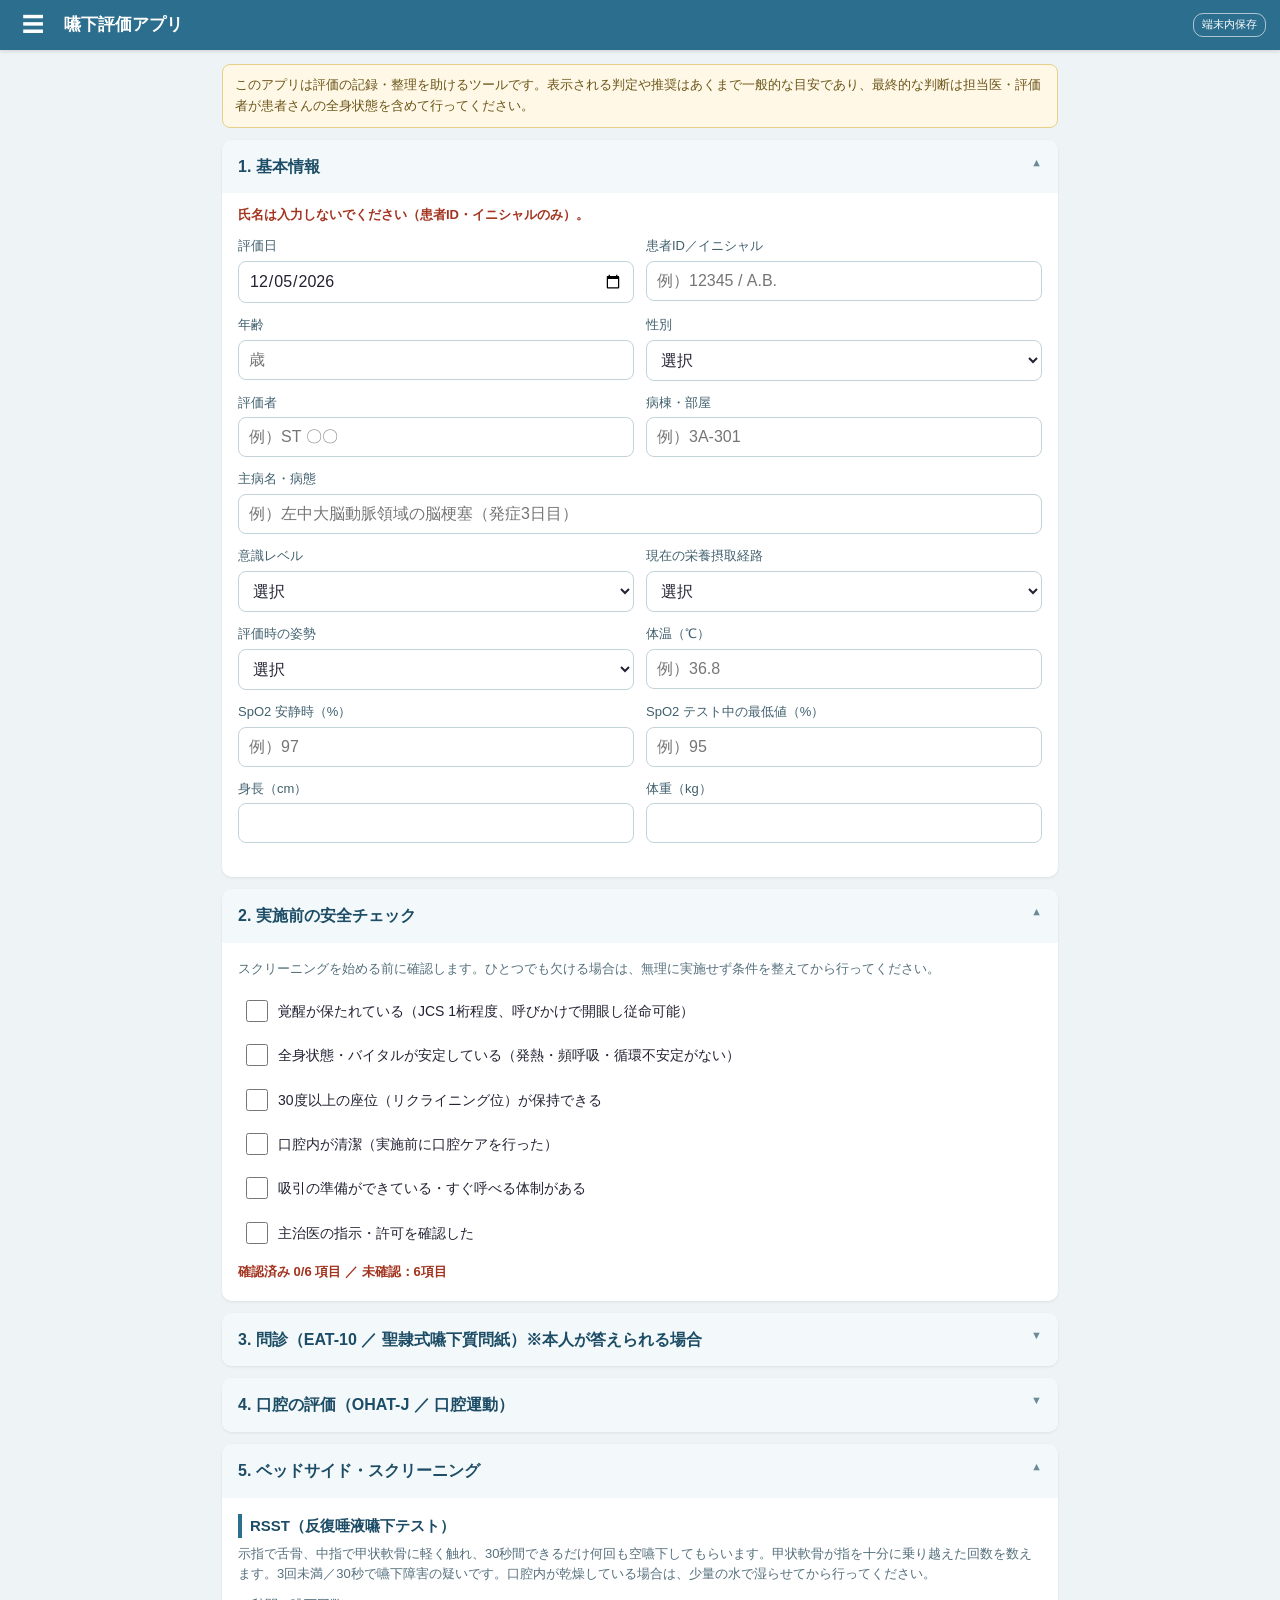
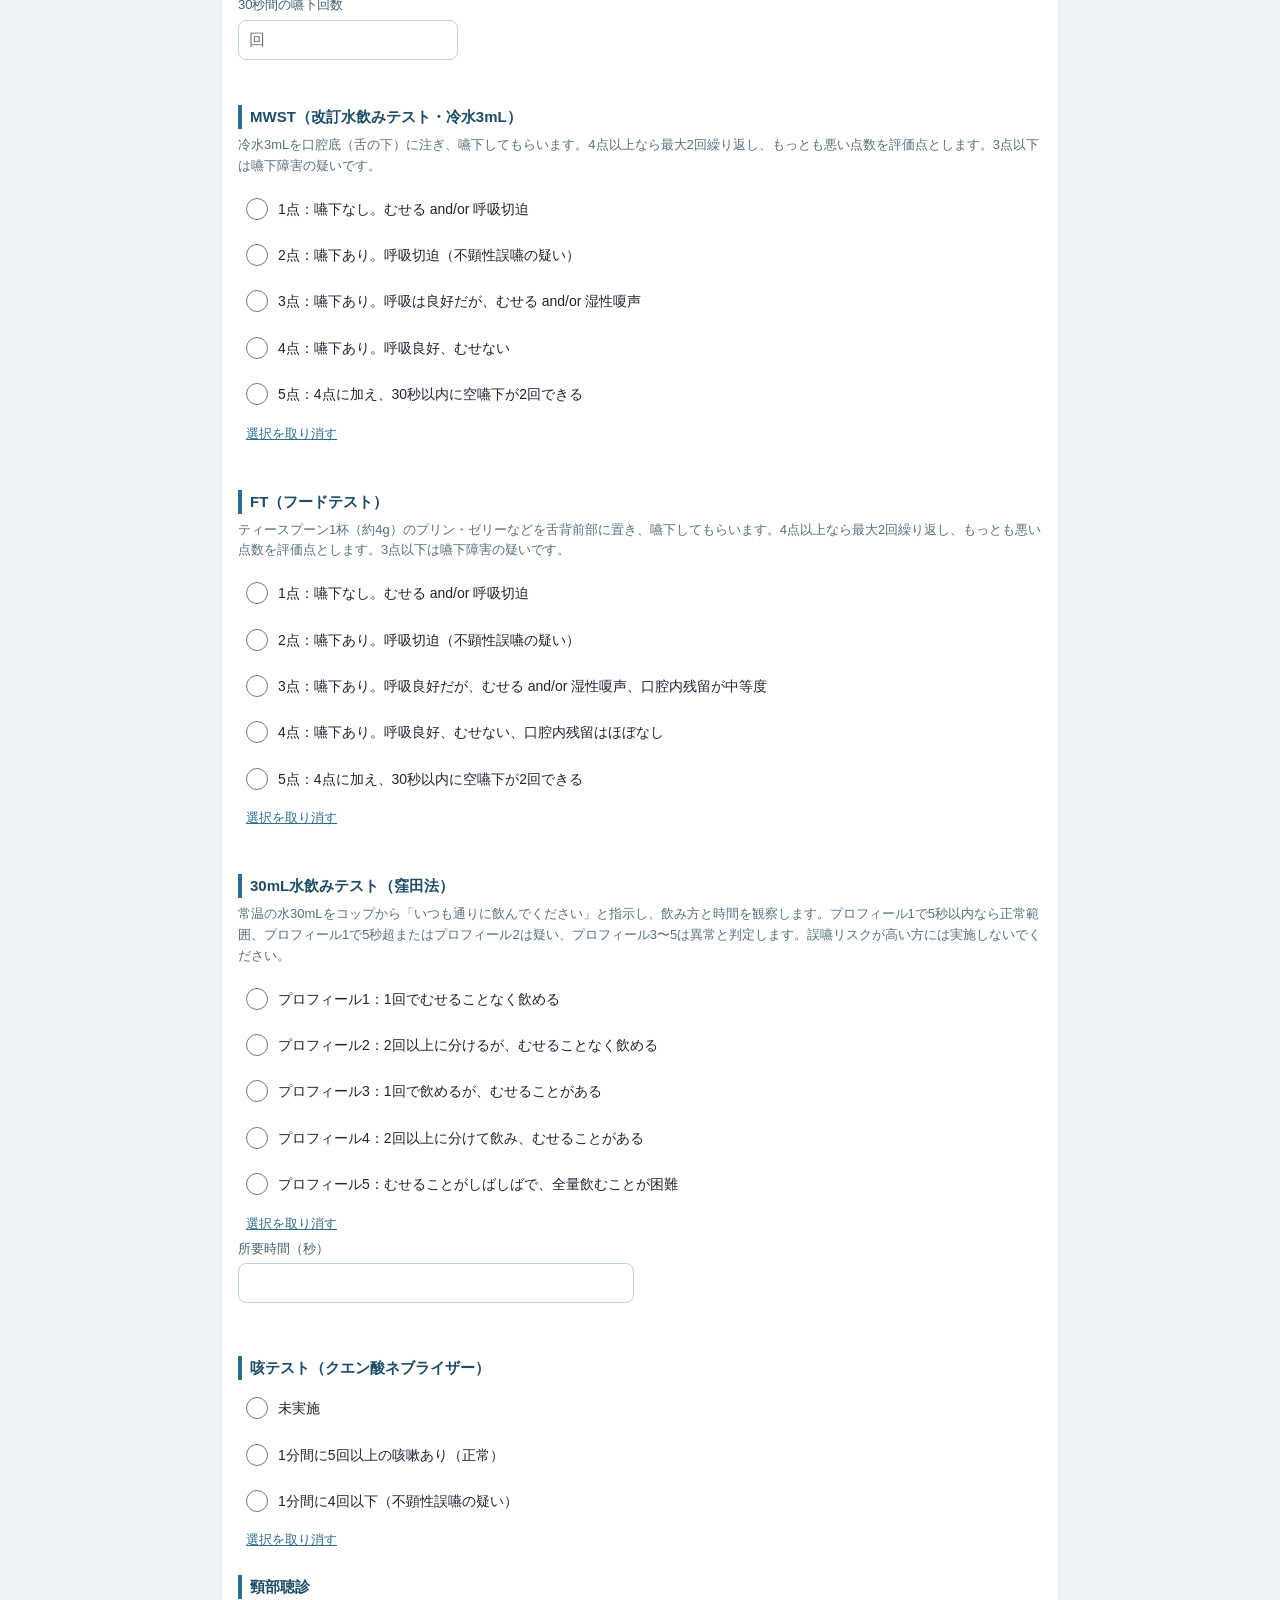
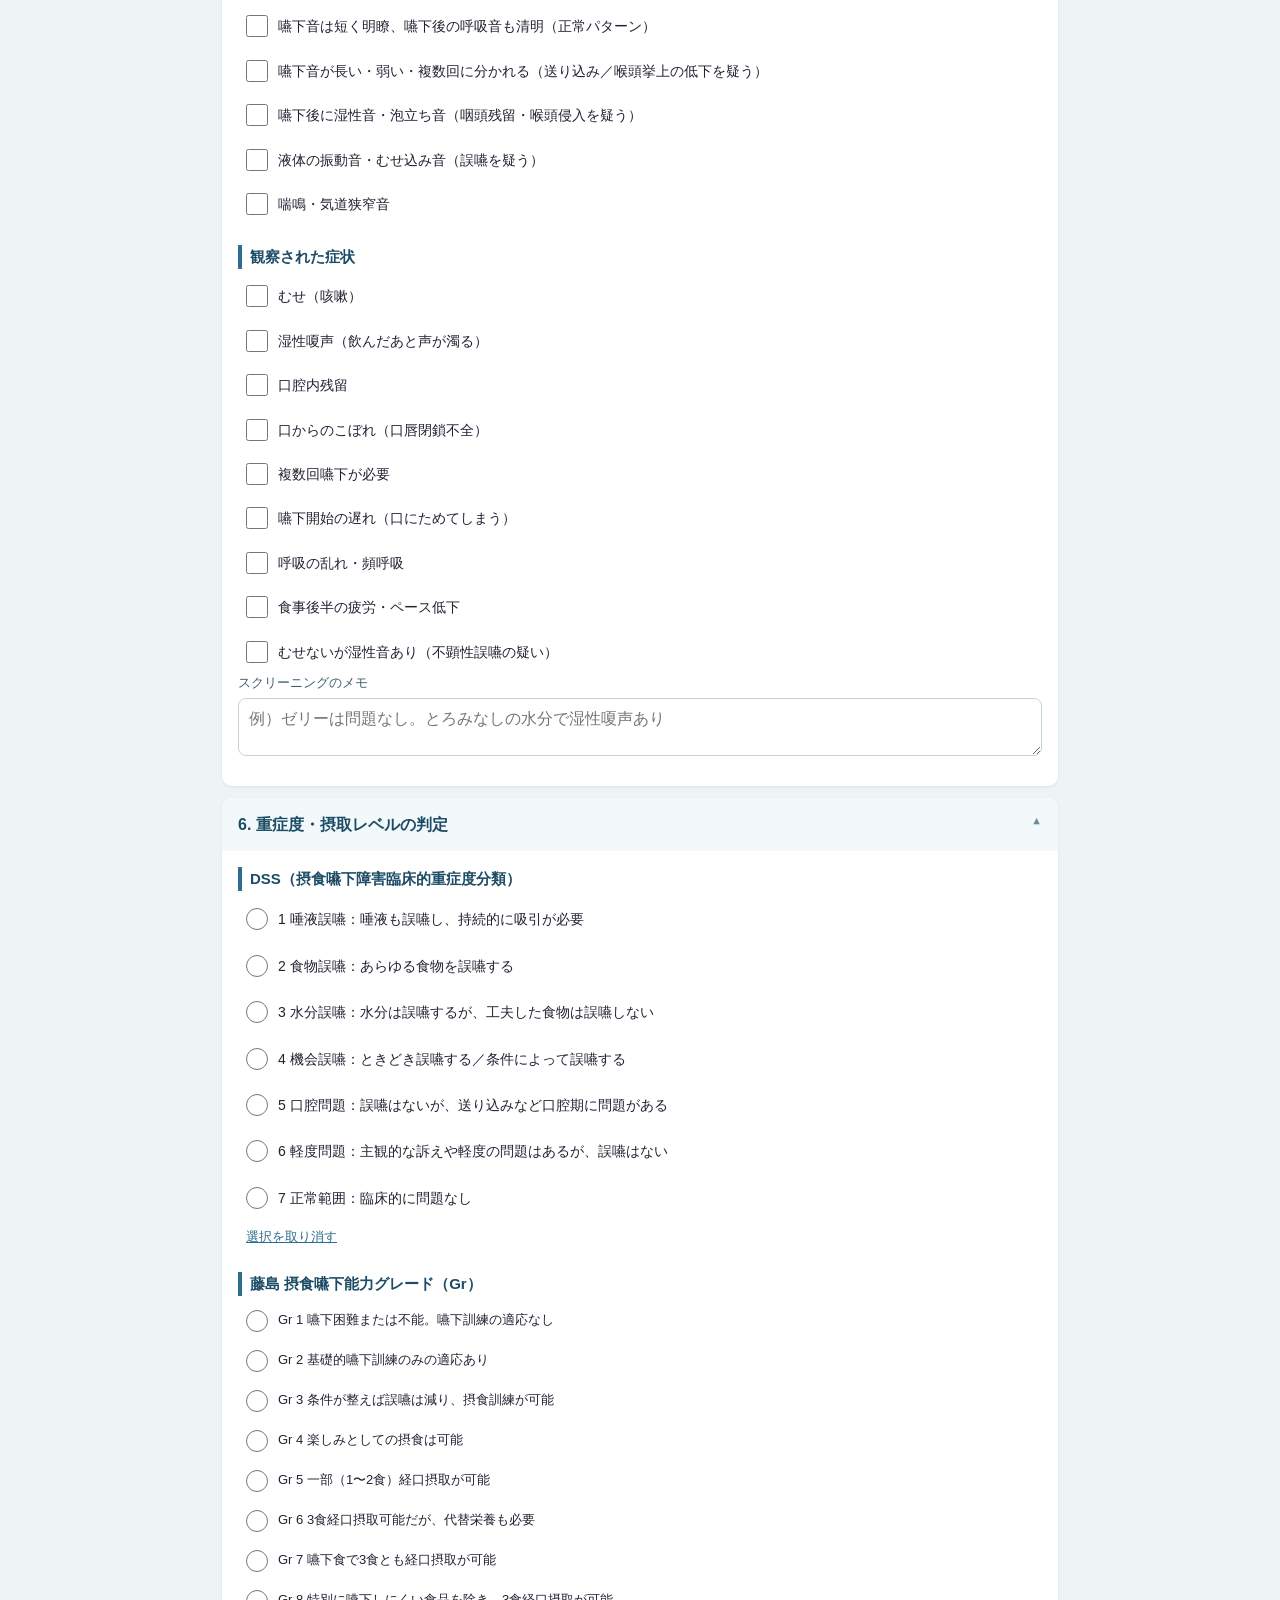
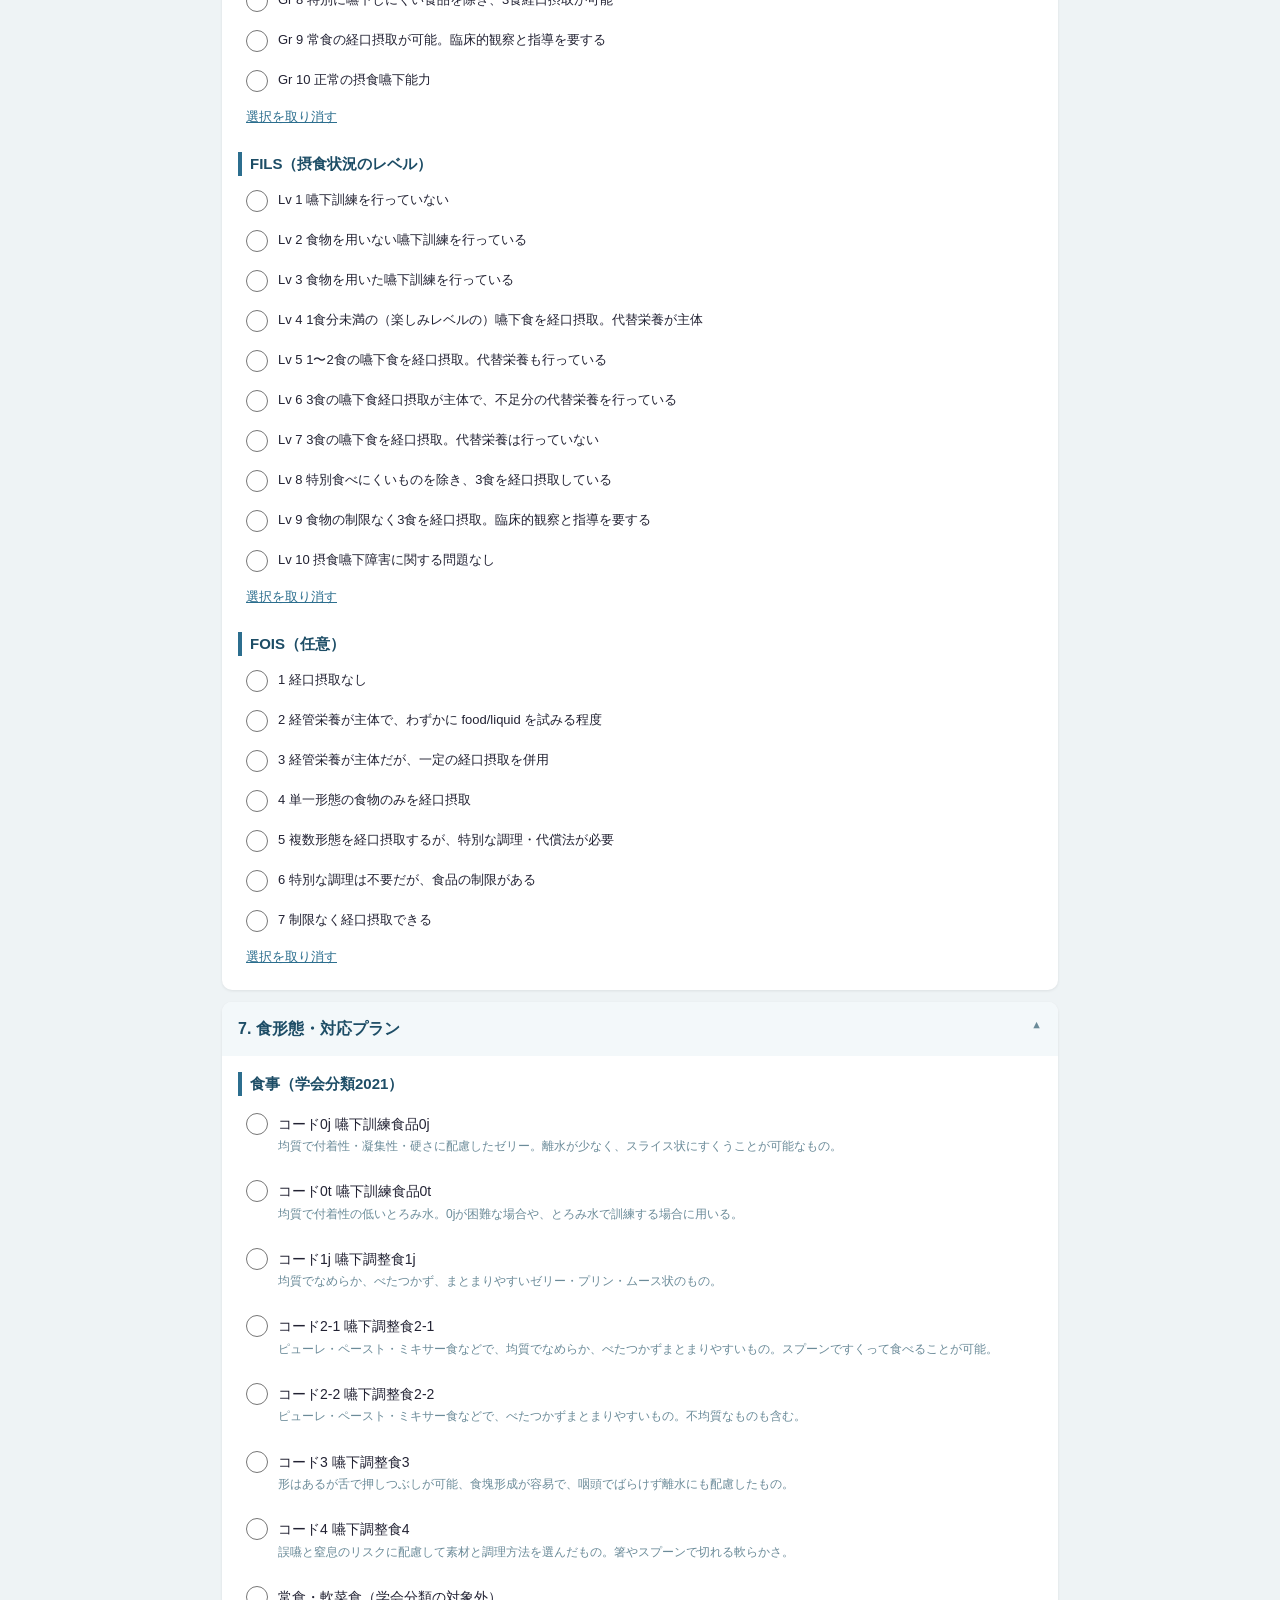
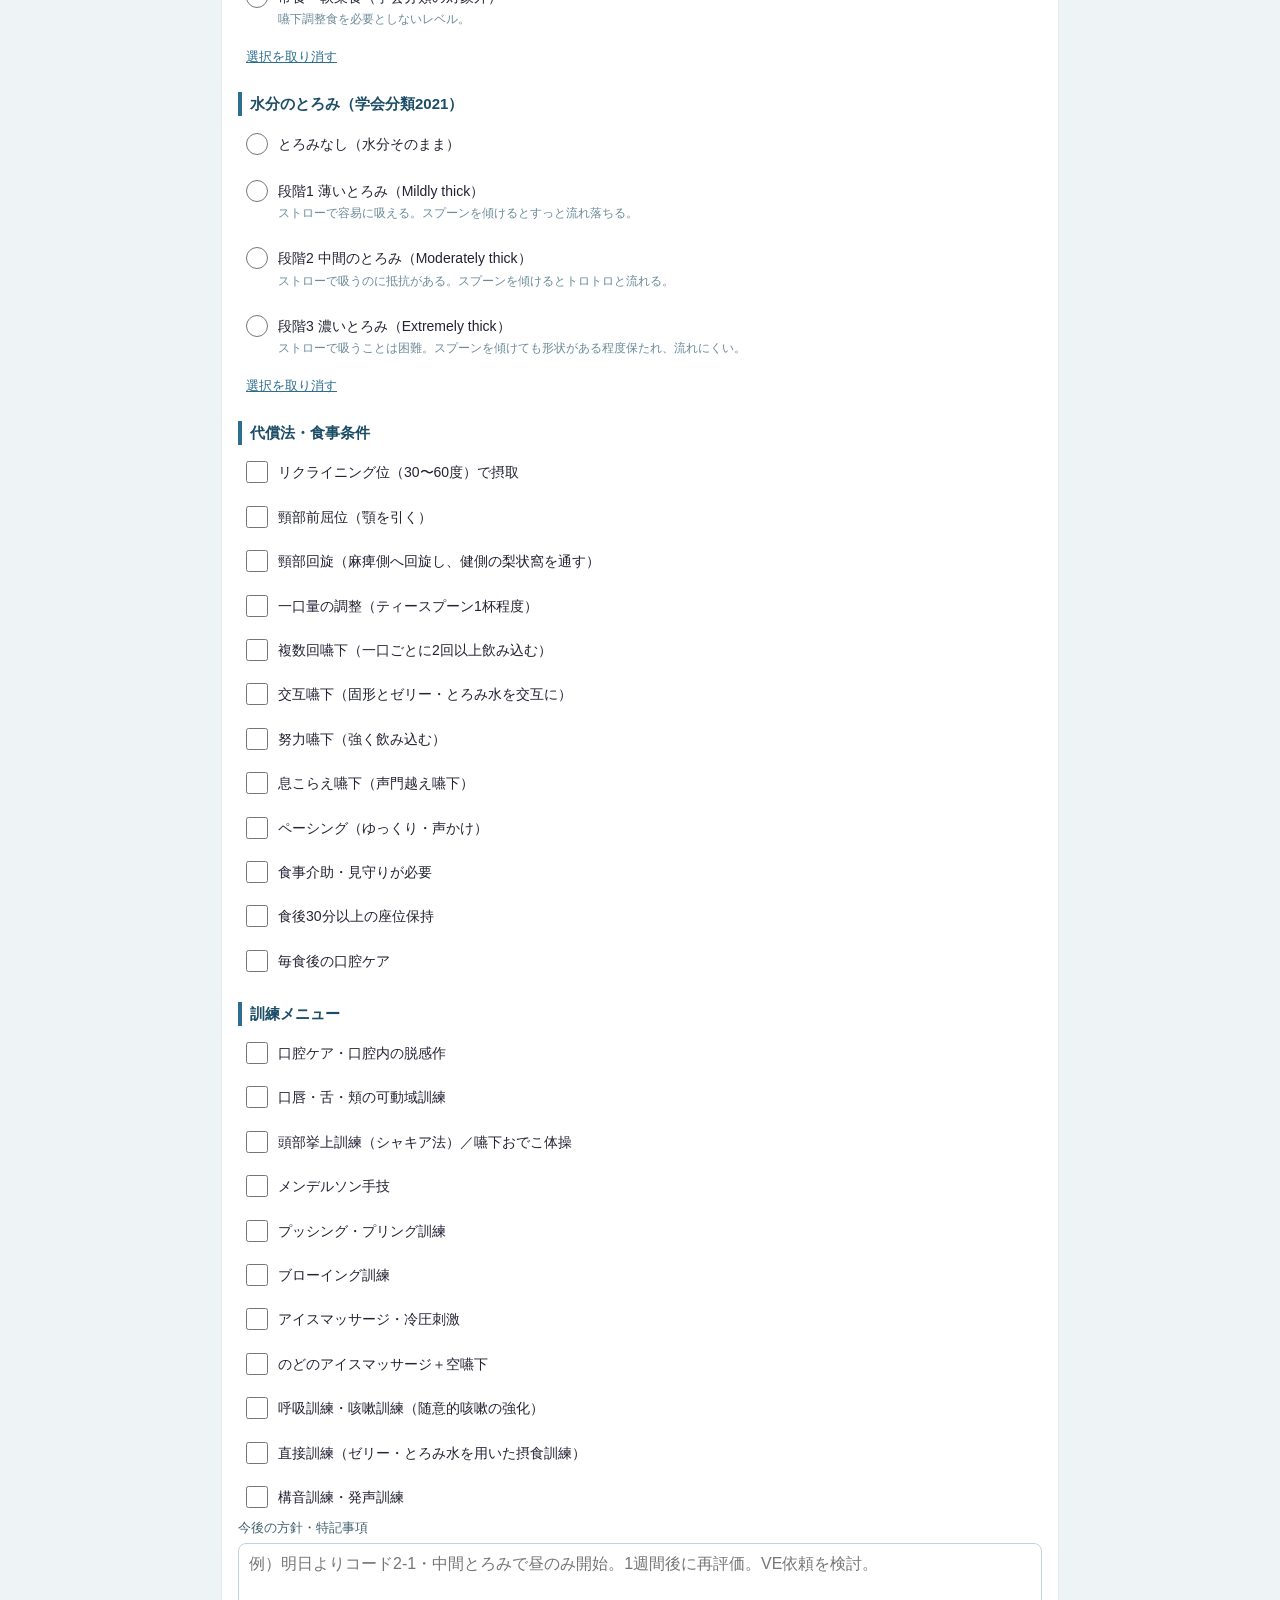
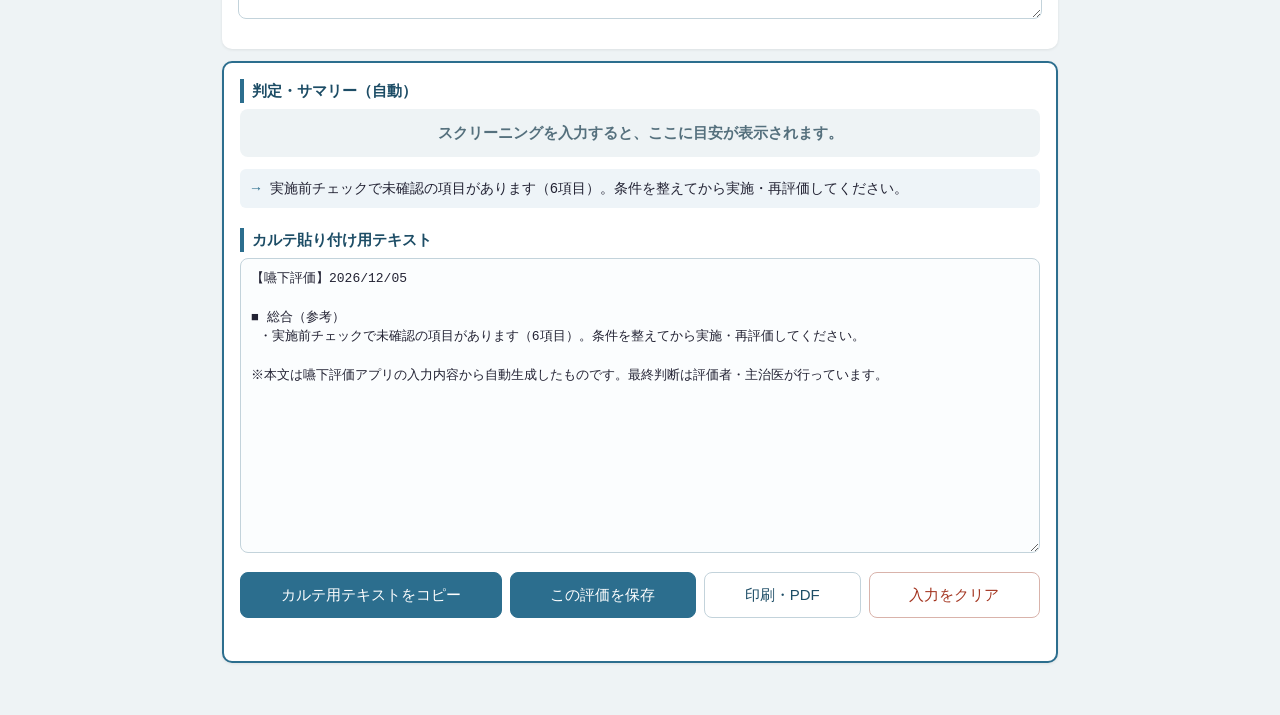
<file: dysphagia/index.html>
<!DOCTYPE html>
<html lang="ja">
<head>
<meta charset="UTF-8">
<meta name="viewport" content="width=device-width, initial-scale=1, viewport-fit=cover">
<meta name="theme-color" content="#2c6e8e">
<meta name="apple-mobile-web-app-capable" content="yes">
<meta name="apple-mobile-web-app-status-bar-style" content="default">
<meta name="apple-mobile-web-app-title" content="嚥下評価">
<meta name="referrer" content="no-referrer">
<title>嚥下評価アプリ（院内用）</title>
<link rel="manifest" href="manifest.webmanifest">
<link rel="stylesheet" href="style.css">
</head>
<body>

<header class="topbar">
  <button id="menuBtn" class="iconBtn" aria-label="メニュー">☰</button>
  <div class="title">嚥下評価アプリ</div>
  <div class="topbarSpacer"></div>
  <span class="offlineBadge" title="入力内容は外部に送信されません">端末内保存</span>
</header>

<nav id="navDrawer" class="navDrawer hidden">
  <button class="navItem" data-view="assessView">新規評価・入力</button>
  <button class="navItem" data-view="listView">記録一覧・書き出し</button>
  <button class="navItem" data-view="refView">早見表</button>
  <button class="navItem" data-view="helpView">使い方・注意事項</button>
</nav>
<div id="navOverlay" class="navOverlay hidden"></div>

<main id="app">

  <!-- ============ 新規評価 ============ -->
  <section id="assessView" class="view">

    <p id="disclaimer" class="disclaimer"></p>

    <!-- ---- 基本情報 ---- -->
    <details class="card" open>
      <summary>1. 基本情報</summary>
      <div class="cardBody">
        <p class="warnLine">氏名は入力しないでください（患者ID・イニシャルのみ）。</p>
        <div class="grid2">
          <label class="field">評価日
            <input type="date" data-field="date">
          </label>
          <label class="field">患者ID／イニシャル
            <input type="text" data-field="patientId" placeholder="例）12345 / A.B." maxlength="20">
          </label>
          <label class="field">年齢
            <input type="number" data-field="age" min="0" max="120" inputmode="numeric" placeholder="歳">
          </label>
          <label class="field">性別
            <select data-field="sex">
              <option value="">選択</option>
              <option value="男">男</option>
              <option value="女">女</option>
              <option value="其他">その他・未記載</option>
            </select>
          </label>
          <label class="field">評価者
            <input type="text" data-field="assessor" placeholder="例）ST 〇〇" maxlength="30">
          </label>
          <label class="field">病棟・部屋
            <input type="text" data-field="ward" placeholder="例）3A-301" maxlength="20">
          </label>
        </div>
        <label class="field">主病名・病態
          <input type="text" data-field="diagnosis" placeholder="例）左中大脳動脈領域の脳梗塞（発症3日目）" maxlength="80">
        </label>
        <div class="grid2">
          <label class="field">意識レベル
            <select data-field="consciousness"></select>
          </label>
          <label class="field">現在の栄養摂取経路
            <select data-field="nutritionRoute"></select>
          </label>
          <label class="field">評価時の姿勢
            <select data-field="posture"></select>
          </label>
          <label class="field">体温（℃）
            <input type="number" data-field="temperature" step="0.1" min="30" max="43" inputmode="decimal" placeholder="例）36.8">
          </label>
          <label class="field">SpO2 安静時（%）
            <input type="number" data-field="spo2Rest" min="50" max="100" inputmode="numeric" placeholder="例）97">
          </label>
          <label class="field">SpO2 テスト中の最低値（%）
            <input type="number" data-field="spo2Min" min="50" max="100" inputmode="numeric" placeholder="例）95">
          </label>
          <label class="field">身長（cm）
            <input type="number" data-field="height" step="0.1" min="80" max="220" inputmode="decimal">
          </label>
          <label class="field">体重（kg）
            <input type="number" data-field="weight" step="0.1" min="10" max="200" inputmode="decimal">
          </label>
        </div>
        <p id="bmiLine" class="calcLine"></p>
      </div>
    </details>

    <!-- ---- 実施前の安全チェック ---- -->
    <details class="card" open>
      <summary>2. 実施前の安全チェック</summary>
      <div class="cardBody">
        <p class="note">スクリーニングを始める前に確認します。ひとつでも欠ける場合は、無理に実施せず条件を整えてから行ってください。</p>
        <div id="safetyChecks" class="checkList"></div>
        <p id="safetyResult" class="resultLine"></p>
      </div>
    </details>

    <!-- ---- 問診 ---- -->
    <details class="card">
      <summary>3. 問診（EAT-10 ／ 聖隷式嚥下質問紙）※本人が答えられる場合</summary>
      <div class="cardBody">
        <h3 class="subhead">EAT-10</h3>
        <p id="eat10Note" class="note"></p>
        <div id="eat10Items" class="scaleList"></div>
        <p id="eat10Result" class="resultLine"></p>

        <h3 class="subhead">聖隷式嚥下質問紙</h3>
        <p id="seireiNote" class="note"></p>
        <div id="seireiItems" class="scaleList"></div>
        <p id="seireiResult" class="resultLine"></p>
      </div>
    </details>

    <!-- ---- 口腔 ---- -->
    <details class="card">
      <summary>4. 口腔の評価（OHAT-J ／ 口腔運動）</summary>
      <div class="cardBody">
        <h3 class="subhead">OHAT-J</h3>
        <p id="ohatNote" class="note"></p>
        <div id="ohatItems" class="scaleList"></div>
        <p id="ohatResult" class="resultLine"></p>

        <h3 class="subhead">オーラルディアドコキネシス（5秒間の回数）</h3>
        <p id="odkNote" class="note"></p>
        <div class="grid3">
          <label class="field">パ（回／5秒）
            <input type="number" data-field="odkPa" min="0" max="80" inputmode="numeric">
          </label>
          <label class="field">タ（回／5秒）
            <input type="number" data-field="odkTa" min="0" max="80" inputmode="numeric">
          </label>
          <label class="field">カ（回／5秒）
            <input type="number" data-field="odkKa" min="0" max="80" inputmode="numeric">
          </label>
        </div>
        <p id="odkResult" class="resultLine"></p>
        <label class="field">口腔所見のメモ
          <textarea data-field="oralMemo" rows="2" placeholder="例）舌の左側偏位あり、義歯不適合、口腔乾燥著明"></textarea>
        </label>
      </div>
    </details>

    <!-- ---- スクリーニング ---- -->
    <details class="card" open>
      <summary>5. ベッドサイド・スクリーニング</summary>
      <div class="cardBody">

        <h3 class="subhead">RSST（反復唾液嚥下テスト）</h3>
        <p id="rsstNote" class="note"></p>
        <label class="field inlineField">30秒間の嚥下回数
          <input type="number" data-field="rsst" min="0" max="20" inputmode="numeric" placeholder="回">
        </label>
        <p id="rsstResult" class="resultLine"></p>

        <h3 class="subhead">MWST（改訂水飲みテスト・冷水3mL）</h3>
        <p id="mwstNote" class="note"></p>
        <div id="mwstChoices" class="radioList"></div>
        <p id="mwstResult" class="resultLine"></p>

        <h3 class="subhead">FT（フードテスト）</h3>
        <p id="ftNote" class="note"></p>
        <div id="ftChoices" class="radioList"></div>
        <p id="ftResult" class="resultLine"></p>

        <h3 class="subhead">30mL水飲みテスト（窪田法）</h3>
        <p id="wst30Note" class="note"></p>
        <div id="wst30Choices" class="radioList"></div>
        <div class="grid2">
          <label class="field">所要時間（秒）
            <input type="number" data-field="wst30Time" min="0" max="120" step="0.5" inputmode="decimal">
          </label>
        </div>
        <p id="wst30Result" class="resultLine"></p>

        <h3 class="subhead">咳テスト（クエン酸ネブライザー）</h3>
        <div id="coughChoices" class="radioList"></div>

        <h3 class="subhead">頸部聴診</h3>
        <div id="auscItems" class="checkList"></div>

        <h3 class="subhead">観察された症状</h3>
        <div id="signItems" class="checkList"></div>

        <label class="field">スクリーニングのメモ
          <textarea data-field="screenMemo" rows="2" placeholder="例）ゼリーは問題なし。とろみなしの水分で湿性嗄声あり"></textarea>
        </label>
      </div>
    </details>

    <!-- ---- 総合評価 ---- -->
    <details class="card" open>
      <summary>6. 重症度・摂取レベルの判定</summary>
      <div class="cardBody">
        <h3 class="subhead">DSS（摂食嚥下障害臨床的重症度分類）</h3>
        <div id="dssChoices" class="radioList"></div>

        <h3 class="subhead">藤島 摂食嚥下能力グレード（Gr）</h3>
        <div id="gradeChoices" class="radioList compact"></div>

        <h3 class="subhead">FILS（摂食状況のレベル）</h3>
        <div id="filsChoices" class="radioList compact"></div>

        <h3 class="subhead">FOIS（任意）</h3>
        <div id="foisChoices" class="radioList compact"></div>
      </div>
    </details>

    <!-- ---- 食形態・プラン ---- -->
    <details class="card" open>
      <summary>7. 食形態・対応プラン</summary>
      <div class="cardBody">
        <h3 class="subhead">食事（学会分類2021）</h3>
        <div id="dietChoices" class="radioList"></div>

        <h3 class="subhead">水分のとろみ（学会分類2021）</h3>
        <div id="thickChoices" class="radioList"></div>

        <h3 class="subhead">代償法・食事条件</h3>
        <div id="compItems" class="checkList"></div>

        <h3 class="subhead">訓練メニュー</h3>
        <div id="trainItems" class="checkList"></div>

        <label class="field">今後の方針・特記事項
          <textarea data-field="planMemo" rows="3" placeholder="例）明日よりコード2-1・中間とろみで昼のみ開始。1週間後に再評価。VE依頼を検討。"></textarea>
        </label>
      </div>
    </details>

    <!-- ---- 判定サマリー ---- -->
    <section class="card summaryCard" id="summaryCard">
      <div class="cardBody">
        <h3 class="subhead">判定・サマリー（自動）</h3>
        <div id="riskBanner" class="riskBanner">入力すると、ここに目安が表示されます。</div>
        <ul id="findingList" class="findingList"></ul>
        <h3 class="subhead">カルテ貼り付け用テキスト</h3>
        <textarea id="reportText" class="reportText" rows="14" readonly></textarea>
        <div class="btnRow">
          <button id="copyBtn" class="btn primary">カルテ用テキストをコピー</button>
          <button id="saveBtn" class="btn primary">この評価を保存</button>
          <button id="printBtn" class="btn">印刷・PDF</button>
          <button id="clearBtn" class="btn danger">入力をクリア</button>
        </div>
        <p id="saveStatus" class="resultLine"></p>
      </div>
    </section>

  </section>

  <!-- ============ 記録一覧 ============ -->
  <section id="listView" class="view hidden">
    <h2>記録一覧</h2>
    <p class="note">この端末のブラウザ内にのみ保存されています。患者IDごとにまとまって表示されます。</p>
    <div class="btnRow">
      <button id="csvBtn" class="btn">CSVで書き出す</button>
      <button id="jsonBtn" class="btn">JSONバックアップ</button>
      <button id="importBtn" class="btn">JSONを読み込む</button>
      <button id="wipeBtn" class="btn danger">保存データを全部消す</button>
    </div>
    <input type="file" id="importFile" accept="application/json,.json" class="hidden">
    <div id="recordList" class="recordList"></div>
  </section>

  <!-- ============ 早見表 ============ -->
  <section id="refView" class="view hidden">
    <h2>早見表</h2>
    <div id="refContent"></div>
  </section>

  <!-- ============ 使い方 ============ -->
  <section id="helpView" class="view hidden">
    <h2>使い方・注意事項</h2>
    <div id="helpContent"></div>
  </section>

</main>

<script type="module" src="app.js"></script>
</body>
</html>
</file>
<file: dysphagia/style.css>
/* ============================================================
   style.css（嚥下評価アプリ）
   病棟でiPhone片手でも押しやすいように、余白とタップ領域を広めに。
   配色は心電図アプリと同じ青緑系で揃えています。
   ============================================================ */

* { box-sizing: border-box; }

html, body {
  margin: 0;
  padding: 0;
  background: #eef3f5;
  color: #223;
  font-family: -apple-system, BlinkMacSystemFont, "Hiragino Sans", "Yu Gothic", sans-serif;
  font-size: 16px;
  line-height: 1.6;
  -webkit-text-size-adjust: 100%;
}

.hidden { display: none !important; }

/* ---------- ヘッダー ---------- */
.topbar {
  position: sticky;
  top: 0;
  z-index: 20;
  display: flex;
  align-items: center;
  gap: 12px;
  padding: 10px 14px;
  padding-top: calc(10px + env(safe-area-inset-top));
  background: #2c6e8e;
  color: #fff;
  box-shadow: 0 1px 4px rgba(0,0,0,0.15);
}
.topbar .title { font-weight: 600; font-size: 17px; }
.topbarSpacer { flex: 1; }
.offlineBadge {
  font-size: 11px;
  border: 1px solid rgba(255,255,255,0.6);
  border-radius: 10px;
  padding: 2px 8px;
  white-space: nowrap;
}
.iconBtn {
  background: none;
  border: none;
  color: #fff;
  font-size: 22px;
  line-height: 1;
  padding: 4px 8px;
  cursor: pointer;
}

/* ---------- メニュー ---------- */
.navDrawer {
  position: fixed;
  top: 0; left: 0; bottom: 0;
  width: 78%;
  max-width: 300px;
  background: #fff;
  z-index: 40;
  padding: calc(16px + env(safe-area-inset-top)) 0 16px;
  box-shadow: 2px 0 12px rgba(0,0,0,0.2);
  overflow-y: auto;
}
.navItem {
  display: block;
  width: 100%;
  text-align: left;
  background: none;
  border: none;
  border-bottom: 1px solid #e3eaee;
  padding: 16px 20px;
  font-size: 16px;
  color: #1d4d66;
  cursor: pointer;
}
.navItem:active { background: #e7f1f6; }
.navOverlay {
  position: fixed;
  inset: 0;
  background: rgba(0,0,0,0.35);
  z-index: 30;
}

/* ---------- 全体レイアウト ---------- */
#app {
  max-width: 860px;
  margin: 0 auto;
  padding: 14px 12px calc(40px + env(safe-area-inset-bottom));
}
h2 { font-size: 19px; margin: 6px 0 12px; color: #1d4d66; }
.subhead {
  font-size: 15px;
  margin: 20px 0 6px;
  padding-left: 8px;
  border-left: 4px solid #2c6e8e;
  color: #1d4d66;
}
.subhead:first-of-type { margin-top: 4px; }

.disclaimer {
  background: #fff8e6;
  border: 1px solid #e8d08a;
  border-radius: 8px;
  padding: 10px 12px;
  font-size: 13px;
  color: #6b5518;
  margin: 0 0 12px;
}
.warnLine {
  color: #a3341f;
  font-size: 13px;
  font-weight: 600;
  margin: 0 0 10px;
}
.note {
  font-size: 13px;
  color: #55707d;
  margin: 4px 0 10px;
}
.helpBody { font-size: 14px; margin: 0; }

/* ---------- カード（折りたたみ） ---------- */
.card {
  background: #fff;
  border-radius: 10px;
  margin-bottom: 12px;
  box-shadow: 0 1px 3px rgba(0,0,0,0.08);
  overflow: hidden;
}
.card > summary {
  padding: 14px 16px;
  font-weight: 600;
  color: #1d4d66;
  cursor: pointer;
  background: #f3f8fa;
  list-style: none;
  position: relative;
  padding-right: 40px;
}
.card > summary::-webkit-details-marker { display: none; }
.card > summary::after {
  content: "▼";
  position: absolute;
  right: 16px;
  font-size: 11px;
  color: #6b8b99;
  transition: transform 0.15s;
}
.card[open] > summary::after { transform: rotate(180deg); }
.cardBody { padding: 12px 16px 18px; }
.summaryCard { border: 2px solid #2c6e8e; }

/* ---------- 入力欄 ---------- */
.field {
  display: block;
  margin-bottom: 12px;
  font-size: 13px;
  color: #40606e;
}
.field input,
.field select,
.field textarea {
  display: block;
  width: 100%;
  margin-top: 4px;
  padding: 10px;
  font-size: 16px; /* iOSで勝手に拡大しないように16px以上 */
  font-family: inherit;
  color: #223;
  background: #fff;
  border: 1px solid #c3d3db;
  border-radius: 8px;
}
.field textarea { resize: vertical; }
.inlineField { max-width: 220px; }
.grid2, .grid3 { display: grid; gap: 0 12px; }
.grid2 { grid-template-columns: 1fr 1fr; }
.grid3 { grid-template-columns: 1fr 1fr 1fr; }
@media (max-width: 480px) {
  .grid2 { grid-template-columns: 1fr; }
}

/* ---------- チェックボックス ---------- */
.checkList { display: flex; flex-direction: column; gap: 2px; }
.checkItem {
  display: flex;
  align-items: flex-start;
  gap: 10px;
  padding: 10px 8px;
  border-radius: 8px;
  font-size: 14px;
  cursor: pointer;
}
.checkItem:active { background: #eef6fa; }
.checkItem input { width: 22px; height: 22px; margin: 0; flex: none; accent-color: #2c6e8e; }

/* ---------- ラジオボタン ---------- */
.radioList { display: flex; flex-direction: column; gap: 2px; }
.radioItem {
  display: flex;
  align-items: flex-start;
  gap: 10px;
  padding: 11px 8px;
  border-radius: 8px;
  font-size: 14px;
  cursor: pointer;
}
.radioItem:active { background: #eef6fa; }
.radioItem input { width: 22px; height: 22px; margin: 0; flex: none; accent-color: #2c6e8e; }
.radioItem small { display: block; color: #6b8b99; font-size: 12px; margin-top: 2px; }
.radioItem.compactItem { padding: 8px; font-size: 13px; }
.radioItem:has(input:checked),
.radioItem.isChecked { background: #e3f0f6; }

.linkBtn {
  align-self: flex-start;
  background: none;
  border: none;
  color: #2c6e8e;
  font-size: 13px;
  padding: 6px 8px;
  cursor: pointer;
  text-decoration: underline;
}
.linkBtn.danger { color: #a3341f; }

/* ---------- 質問＋点数チップ（EAT-10など） ---------- */
.scaleList { display: flex; flex-direction: column; gap: 10px; }
.scaleItem {
  border: 1px solid #e0e9ee;
  border-radius: 8px;
  padding: 10px;
}
.scaleQ { font-size: 14px; margin-bottom: 8px; }
.scaleNo {
  display: inline-block;
  min-width: 22px;
  height: 22px;
  line-height: 22px;
  text-align: center;
  background: #2c6e8e;
  color: #fff;
  border-radius: 11px;
  font-size: 12px;
  margin-right: 8px;
}
.scaleChoices { display: flex; flex-wrap: wrap; gap: 6px; }
.chip {
  position: relative;
  display: inline-flex;
  align-items: center;
  padding: 8px 12px;
  border: 1px solid #c3d3db;
  border-radius: 18px;
  font-size: 13px;
  background: #fff;
  cursor: pointer;
  min-height: 38px;
}
.chip input {
  position: absolute;
  opacity: 0;
  width: 100%; height: 100%;
  margin: 0;
  cursor: pointer;
}
.chip:has(input:checked),
.chip.isChecked {
  background: #2c6e8e;
  border-color: #2c6e8e;
  color: #fff;
  font-weight: 600;
}

/* ---------- 判定の表示 ---------- */
.resultLine {
  font-size: 13px;
  margin: 8px 0 0;
  min-height: 1em;
}
.resultLine.ok { color: #1d6b4f; }
.resultLine.warn { color: #a3341f; font-weight: 600; }
.calcLine { font-size: 13px; color: #40606e; margin: 4px 0 0; }

.riskBanner {
  border-radius: 8px;
  padding: 12px;
  font-weight: 600;
  font-size: 15px;
  text-align: center;
  background: #eef3f5;
  color: #55707d;
}
.riskBanner.high { background: #fdeaea; color: #a3201f; border: 1px solid #e3a5a5; }
.riskBanner.mid { background: #fff5e2; color: #8a5a12; border: 1px solid #e3c68a; }
.riskBanner.low { background: #e9f6ee; color: #1d6b4f; border: 1px solid #a5d3ba; }

.findingList { list-style: none; padding: 0; margin: 12px 0 0; }
.finding {
  position: relative;
  padding: 8px 10px 8px 30px;
  font-size: 14px;
  border-radius: 6px;
  margin-bottom: 6px;
  background: #f7fafb;
}
.finding::before {
  position: absolute;
  left: 9px;
  top: 8px;
}
.finding.high { background: #fdeaea; }
.finding.high::before { content: "⚠️"; }
.finding.mid { background: #fff5e2; }
.finding.mid::before { content: "△"; color: #8a5a12; }
.finding.low::before { content: "・"; color: #55707d; }
.finding.advice { background: #eef4f8; }
.finding.advice::before { content: "→"; color: #2c6e8e; }

.reportText {
  width: 100%;
  font-family: ui-monospace, SFMono-Regular, Menlo, monospace;
  font-size: 13px;
  line-height: 1.5;
  padding: 10px;
  border: 1px solid #c3d3db;
  border-radius: 8px;
  background: #fbfdfe;
  color: #223;
}

/* ---------- ボタン ---------- */
.btnRow { display: flex; flex-wrap: wrap; gap: 8px; margin: 12px 0; }
.btn {
  flex: 1 1 auto;
  min-width: 130px;
  min-height: 46px;
  padding: 10px 14px;
  font-size: 15px;
  font-family: inherit;
  border-radius: 8px;
  border: 1px solid #c3d3db;
  background: #fff;
  color: #1d4d66;
  cursor: pointer;
}
.btn:active { background: #e7f1f6; }
.btn.primary { background: #2c6e8e; border-color: #2c6e8e; color: #fff; }
.btn.primary:active { background: #245b77; }
.btn.danger { color: #a3341f; border-color: #d9b3ab; }

/* ---------- 表 ---------- */
.refTable, .recordTable {
  width: 100%;
  border-collapse: collapse;
  font-size: 14px;
}
.refTable th, .refTable td,
.recordTable th, .recordTable td {
  border-bottom: 1px solid #e3eaee;
  padding: 10px 6px;
  text-align: left;
  vertical-align: top;
}
.refTable th { width: 38%; color: #1d4d66; font-weight: 600; }
@media (max-width: 520px) {
  .refTable th, .refTable td { display: block; width: auto; border: none; padding: 2px 0; }
  .refTable td { padding-bottom: 12px; border-bottom: 1px solid #e3eaee; }
}
.recordTable td:nth-child(2) { font-size: 13px; color: #40606e; }
.rowBtns { white-space: nowrap; text-align: right; }
.badge {
  display: inline-block;
  width: 22px;
  height: 22px;
  line-height: 22px;
  text-align: center;
  border-radius: 11px;
  font-size: 12px;
  font-weight: 700;
  margin-right: 6px;
  color: #fff;
}
.badge.high { background: #c0392b; }
.badge.mid { background: #d6902a; }
.badge.low { background: #2f8a63; }

/* ---------- 印刷（PDF保存） ---------- */
@media print {
  .topbar, .navDrawer, .navOverlay, .btnRow, .linkBtn, .disclaimer { display: none !important; }
  body { background: #fff; font-size: 11pt; }
  #app { max-width: none; padding: 0; }
  .card { box-shadow: none; border: 1px solid #ccc; page-break-inside: avoid; }
  .card > summary { background: #f0f0f0; }
  .reportText { height: auto; border: none; }
}
</file>
